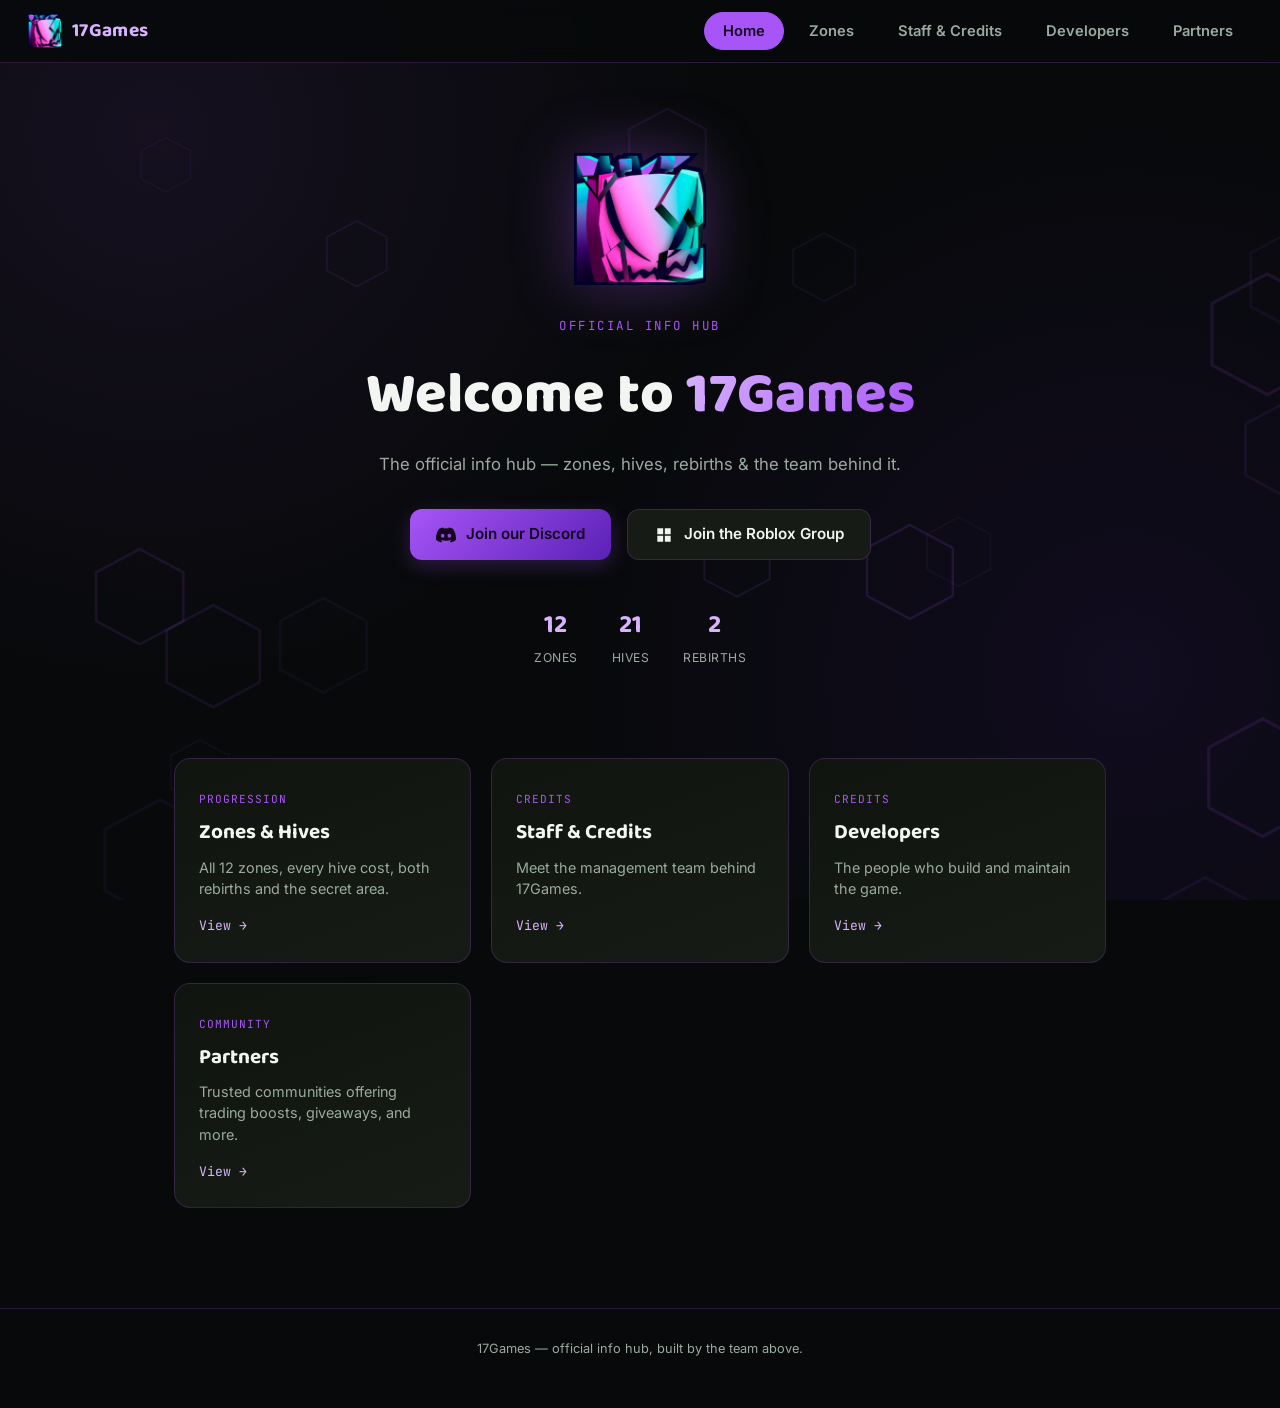
<file: index.html>
<!DOCTYPE html>
<html lang="en">
<head>
<meta charset="UTF-8">
<meta name="viewport" content="width=device-width, initial-scale=1.0">
<title>17Games</title>
<link rel="icon" href="https://files.catbox.moe/87occw.webp">
<link rel="stylesheet" href="style.css">
</head>
<body>
  <div class="hex-field" id="hexField"></div>
  <nav class="nav">
    <div class="nav-logo"><img src="images/logo.png" alt="17Games logo"><span data-site-name>17Games</span></div>
    <div class="nav-links">
      <button data-view="viewHome" class="active">Home</button>
      <button data-view="viewZones">Zones</button>
      <button data-view="viewStaff">Staff &amp; Credits</button>
      <button data-view="viewDevs">Developers</button>
      <button data-view="viewPartners">Partners</button>
    </div>
  </nav>
  <!-- ===================== HOME ===================== -->
  <section id="viewHome" class="view active">
    <div class="home-hero">
      <img src="images/logo.png" alt="17Games" class="home-logo">
      <span class="eyebrow">Official Info Hub</span>
      <h1>Welcome to <span>17Games</span></h1>
      <p class="desc" data-tagline>The official info hub — zones, hives, rebirths & the team behind it.</p>
      <div class="cta-row" id="ctaRow"></div>
      <div class="home-stats" id="homeStats"></div>
    </div>
    <div class="section-cards" id="sectionCards"></div>
  </section>
  <!-- ===================== ZONES ===================== -->
  <section id="viewZones" class="view">
    <div class="page-head">
      <span class="eyebrow">12 Zones &middot; 2 Rebirths &middot; 1 Secret</span>
      <h2>Every zone, every hive, one map.</h2>
      <p>Scroll through the full progression path below.</p>
    </div>
    <div class="path-wrap" id="zonePath"></div>
  </section>
  <!-- ===================== STAFF / CREDITS ===================== -->
  <section id="viewStaff" class="view">
    <div class="page-head">
      <span class="eyebrow">Credits</span>
      <h2>Management Team</h2>
      <p>The people running 17Games.</p>
    </div>
    <div class="grid" id="staffGrid"></div>
  </section>
  <!-- ===================== DEVELOPERS ===================== -->
  <section id="viewDevs" class="view">
    <div class="page-head">
      <span class="eyebrow">Credits</span>
      <h2>Developers</h2>
      <p>The people building 17Games.</p>
    </div>
    <div class="grid" id="devGrid"></div>
  </section>
  <!-- ===================== PARTNERS ===================== -->
  <section id="viewPartners" class="view">
    <div class="page-head">
      <span class="eyebrow">Partners</span>
      <h2>Our Partners</h2>
      <p>Trusted communities offering trading boosts, giveaways, and more.</p>
    </div>
    <div class="grid partners-grid" id="partnersGrid"></div>
  </section>
  <footer class="site-footer">
    <span data-site-name>17Games</span> — official info hub, built by the team above.
  </footer>
  <script src="config.js"></script>
  <script src="data.js"></script>
  <script src="script.js"></script>
</body>
</html>
</file>
<file: style.css>
@import url('https://fonts.googleapis.com/css2?family=Baloo+2:wght@500;600;700;800&family=Inter:wght@400;500;600;700&family=JetBrains+Mono:wght@500;600&display=swap');

:root{
  --bg: #07090A;
  --bg-alt: #0C0F0D;
  --surface: #10140F;
  --surface-2: #161C15;
  --purple: #A855F7;
  --purple-bright: #D8B4FE;
  --purple-deep: #5B21B6;
  --text: #F2F5F2;
  --text-dim: #9AAA9E;
  --line: rgba(168,85,247,0.22);
  --radius: 16px;
  --ease: cubic-bezier(0.4, 0, 0.2, 1);
  --font-display: 'Baloo 2', system-ui, sans-serif;
  --font-body: 'Inter', system-ui, sans-serif;
  --font-mono: 'JetBrains Mono', monospace;
}

*{ box-sizing: border-box; }
html{ scroll-behavior: smooth; }

@media (prefers-reduced-motion: reduce){
  html{ scroll-behavior: auto; }
  *{ animation-duration: .01ms !important; animation-iteration-count: 1 !important; transition-duration: .01ms !important; }
}

body{
  margin:0;
  background: var(--bg);
  color: var(--text);
  font-family: var(--font-body);
  line-height: 1.5;
  overflow-x: hidden;
  position: relative;
}

body::before{
  content:"";
  position: fixed; inset:0;
  z-index:-2;
  background:
    radial-gradient(circle at 12% 15%, rgba(168,85,247,0.09), transparent 42%),
    radial-gradient(circle at 88% 75%, rgba(91,33,182,0.12), transparent 45%),
    var(--bg);
}

/* ---------------- floating hive background ---------------- */
.hex-field{
  position: fixed; inset:0;
  z-index:-1;
  overflow:hidden;
  pointer-events:none;
}
.hex-field svg{
  position:absolute;
  opacity: var(--o, .12);
  animation: floatHex var(--dur, 14s) ease-in-out var(--delay, 0s) infinite;
  will-change: transform;
}
@keyframes floatHex{
  0%   { transform: translateY(0px) rotate(0deg); }
  50%  { transform: translateY(-26px) rotate(10deg); }
  100% { transform: translateY(0px) rotate(0deg); }
}

a{ color: inherit; text-decoration: none; }
h1,h2,h3,h4{ font-family: var(--font-display); margin:0; }
p{ margin:0; }
ul{ margin:0; padding:0; list-style:none; }
button{ font-family: inherit; }

/* ---------------- NAV ---------------- */
.nav{
  position: sticky; top:0; z-index: 100;
  display:flex; align-items:center; justify-content:space-between;
  padding: 12px 28px;
  background: rgba(7,9,10,0.82);
  backdrop-filter: blur(10px);
  border-bottom: 1px solid var(--line);
}
.nav-logo{
  display:flex; align-items:center; gap:10px;
  font-family: var(--font-display); font-weight:700; font-size: 1.2rem;
  color: var(--purple-bright);
  letter-spacing: .3px;
}
.nav-logo img{
  height: 34px; width: auto; display:block;
}
.nav-links{
  display:flex; gap: 6px;
}
.nav-links button{
  font-family: var(--font-body);
  font-weight: 600; font-size: .92rem;
  color: var(--text-dim);
  background: transparent; border: 1px solid transparent;
  padding: 9px 18px;
  border-radius: 999px;
  cursor:pointer;
  transition: color .35s var(--ease), background .35s var(--ease), border-color .35s var(--ease), transform .35s var(--ease);
}
.nav-links button:hover{ color: var(--text); background: rgba(168,85,247,0.09); transform: translateY(-1px); }
.nav-links button.active{
  color: #140420;
  background: var(--purple);
  border-color: var(--purple);
}

/* ---------------- HOME ---------------- */
.home-hero{
  max-width: 760px;
  margin: 0 auto;
  padding: 90px 24px 30px;
  text-align:center;
}
.home-logo{
  width: 132px; height: auto;
  margin: 0 auto 26px;
  opacity:0; transform: scale(.85);
  animation: logoIn .8s var(--ease) forwards;
  filter: drop-shadow(0 0 30px rgba(168,85,247,0.35));
}
@keyframes logoIn{ to{ opacity:1; transform: scale(1); } }

.home-hero .eyebrow{
  font-family: var(--font-mono); color: var(--purple); font-size: .78rem;
  letter-spacing: 2.5px; text-transform: uppercase;
  display:block; margin-bottom: 16px;
  opacity:0; animation: fadeUp .7s var(--ease) .1s forwards;
}
.home-hero h1{
  font-size: clamp(2.2rem, 5.5vw, 3.6rem);
  font-weight: 800; color: var(--text);
  opacity:0; animation: fadeUp .8s var(--ease) .18s forwards;
}
.home-hero h1 span{
  background: linear-gradient(120deg, var(--purple-bright), var(--purple));
  -webkit-background-clip: text; background-clip:text; color:transparent;
}
.home-hero p.desc{
  margin-top: 14px; color: var(--text-dim); font-size: 1.05rem;
  opacity:0; animation: fadeUp .8s var(--ease) .28s forwards;
}
@keyframes fadeUp{ from{opacity:0; transform: translateY(16px);} to{opacity:1; transform:translateY(0);} }

.cta-row{
  display:flex; gap: 16px; justify-content:center; flex-wrap:wrap;
  margin-top: 32px;
  opacity:0; animation: fadeUp .8s var(--ease) .38s forwards;
}
.cta{
  display:flex; align-items:center; gap:10px;
  padding: 13px 26px;
  border-radius: 12px;
  font-weight: 600; font-size: .95rem;
  transition: transform .35s var(--ease), box-shadow .35s var(--ease), background .35s var(--ease);
}
.cta svg{ width:20px; height:20px; flex-shrink:0; }
.cta.primary{
  background: linear-gradient(135deg, var(--purple), var(--purple-deep));
  color: #140420;
  box-shadow: 0 6px 20px rgba(168,85,247,0.24);
}
.cta.primary:hover{ transform: translateY(-3px); box-shadow: 0 10px 28px rgba(168,85,247,0.36); }
.cta.secondary{
  background: var(--surface-2);
  color: var(--text);
  border: 1px solid var(--line);
}
.cta.secondary:hover{ transform: translateY(-3px); border-color: var(--purple); background: var(--surface); }

.home-stats{
  margin-top: 46px;
  display:flex; gap: 34px; justify-content:center; flex-wrap: wrap;
}
.home-stats div{ text-align:center; }
.home-stats strong{ display:block; font-family: var(--font-display); font-size: 1.6rem; color: var(--purple-bright); }
.home-stats span{ font-size: .76rem; color: var(--text-dim); letter-spacing: .5px; text-transform: uppercase; }

.section-cards{
  max-width: 980px; margin: 60px auto 0; padding: 0 24px 100px;
  display:grid; grid-template-columns: repeat(auto-fit, minmax(240px,1fr));
  gap: 20px;
}
.section-card{
  background: linear-gradient(160deg, var(--surface), var(--surface-2));
  border: 1px solid var(--line);
  border-radius: var(--radius);
  padding: 26px 24px;
  text-align:left;
  cursor:pointer;
  transition: transform .4s var(--ease), border-color .4s var(--ease), box-shadow .4s var(--ease);
}
.section-card:hover{
  transform: translateY(-6px);
  border-color: var(--purple);
  box-shadow: 0 14px 34px rgba(0,0,0,0.35), 0 0 0 1px rgba(51,209,122,0.15);
}
.section-card .tag-eyebrow{
  font-family: var(--font-mono); font-size: .7rem; color: var(--purple);
  text-transform: uppercase; letter-spacing: 1px;
}
.section-card h3{ margin-top: 8px; font-size: 1.3rem; color: var(--text); }
.section-card p{ margin-top: 8px; color: var(--text-dim); font-size: .9rem; }
.section-card .arrow{
  margin-top: 16px; font-family: var(--font-mono); font-size: .82rem; color: var(--purple-bright);
  display:flex; align-items:center; gap: 6px;
  transition: gap .35s var(--ease);
}
.section-card:hover .arrow{ gap: 12px; }

/* ---------------- VIEWS ---------------- */
.view{ display:none; }
.view.active{ display:block; animation: viewIn .5s var(--ease); }
@keyframes viewIn{ from{ opacity:0; transform: translateY(12px);} to{opacity:1; transform:translateY(0);} }

/* ---------------- page head (zones/staff/devs) ---------------- */
.page-head{
  max-width: 720px; margin: 0 auto; padding: 64px 24px 10px; text-align:center;
}
.page-head .eyebrow{
  font-family: var(--font-mono); color: var(--purple); font-size: .78rem;
  letter-spacing: 2.5px; text-transform: uppercase;
}
.page-head h2{ font-size: clamp(2rem, 4.5vw, 2.8rem); margin-top: 10px; }
.page-head p{ color: var(--text-dim); margin-top: 12px; }
.page-head .home-stats{ margin-top: 30px; }

/* ---------------- ZONE PATH ---------------- */
.path-wrap{
  max-width: 980px;
  margin: 0 auto;
  padding: 20px 24px 120px;
  position: relative;
}
.path-wrap::before{
  content:"";
  position:absolute;
  left: 50%; top: 0; bottom: 0;
  width: 3px;
  transform: translateX(-50%);
  background: linear-gradient(var(--bg), var(--purple) 6%, var(--purple-deep) 50%, var(--purple) 94%, var(--bg));
  opacity: .35;
}
@media (max-width: 760px){ .path-wrap::before{ left: 26px; } }

.zone-node{
  position:relative;
  display:flex;
  align-items:flex-start;
  gap: 28px;
  margin: 0 0 46px;
  opacity: 0;
  transform: translateY(28px);
  transition: opacity .6s var(--ease), transform .6s var(--ease);
}
.zone-node.visible{ opacity:1; transform: translateY(0); }
.zone-node.side-right{ flex-direction: row-reverse; }
.zone-node.side-right .zone-card{ text-align: right; }
.zone-node.side-right .hive-list li{ flex-direction: row-reverse; }
.zone-node.side-right .feature-list{ justify-content:flex-end; }
.zone-node.side-right .tag-row{ justify-content: flex-end; }

@media (max-width: 760px){
  .zone-node, .zone-node.side-right{ flex-direction: row; margin-left: 0; }
  .zone-node.side-right .zone-card{ text-align:left; }
  .zone-node.side-right .hive-list li{ flex-direction: row; }
  .zone-node.side-right .feature-list{ justify-content:flex-start; }
  .zone-node.side-right .tag-row{ justify-content:flex-start; }
}

.zone-marker{
  flex-shrink:0;
  width: 64px; height: 64px;
  clip-path: polygon(50% 0%, 100% 25%, 100% 75%, 50% 100%, 0% 75%, 0% 25%);
  display:flex; align-items:center; justify-content:center;
  font-family: var(--font-display); font-weight:700; font-size: 1.1rem;
  color: #140420;
  position: relative;
  z-index: 2;
  box-shadow: 0 0 0 4px var(--bg), 0 0 22px 2px var(--zone-glow, rgba(51,209,122,.4));
  transition: transform .4s var(--ease);
}
.zone-node:hover .zone-marker{ transform: scale(1.08) rotate(6deg); }
@media (max-width: 760px){ .zone-marker{ width: 52px; height:52px; font-size: .95rem; } }

.zone-card{
  flex:1;
  background: linear-gradient(160deg, var(--surface), var(--surface-2));
  border: 1px solid var(--line);
  border-radius: var(--radius);
  padding: 22px 26px;
  position:relative;
  overflow:hidden;
  transition: transform .4s var(--ease), box-shadow .4s var(--ease), border-color .4s var(--ease);
}
.zone-card:hover{
  transform: translateY(-4px);
  border-color: var(--zone-accent, var(--purple));
  box-shadow: 0 16px 32px rgba(0,0,0,0.35);
}
.zone-card::before{
  content:"";
  position:absolute; top:0; left:0; right:0; height: 3px;
  background: var(--zone-accent, var(--purple));
}
.zone-card h3{
  font-size: 1.4rem;
  color: var(--text);
  display:flex; align-items:center; gap:10px;
}
.zone-node.side-right .zone-card h3{ justify-content:flex-end; }
.zone-blurb{ color: var(--text-dim); font-size: .92rem; margin-top: 6px; }

.tag-row{ display:flex; gap:8px; margin-top:12px; flex-wrap:wrap; }
.tag{
  font-family: var(--font-mono); font-size: .68rem; letter-spacing: .5px;
  padding: 4px 10px; border-radius: 999px; text-transform: uppercase;
}
.tag.rebirth{ background: rgba(255,215,0,0.14); color: #FFD700; border: 1px solid rgba(255,215,0,0.4); animation: pulseGlow 2.4s ease-in-out infinite; }
.tag.secret{ background: rgba(168,85,247,0.16); color: var(--purple-bright); border: 1px dashed rgba(216,180,254,0.5); }
.tag.final{ background: rgba(216,180,254,0.14); color: var(--purple-bright); border: 1px solid rgba(216,180,254,0.4); }
@keyframes pulseGlow{
  0%,100%{ box-shadow: 0 0 0px rgba(255,215,0,0); }
  50%{ box-shadow: 0 0 14px rgba(255,215,0,0.45); }
}

.feature-list{ display:flex; flex-wrap:wrap; gap:8px; margin-top: 14px; }
.feature-pill{
  font-size: .78rem; color: var(--text-dim);
  background: rgba(255,255,255,0.03);
  border: 1px solid rgba(255,255,255,0.07);
  padding: 5px 12px; border-radius: 999px;
  transition: border-color .3s var(--ease), color .3s var(--ease);
}
.feature-pill:hover{ border-color: var(--purple); color: var(--text); }
.feature-pill.has-popup, .tag.has-popup{
  cursor: pointer;
  text-decoration: underline dotted rgba(216,180,254,0.55);
  text-underline-offset: 3px;
}
.feature-pill.has-popup:hover{ background: rgba(168,85,247,0.10); }
.tag.has-popup:hover{ filter: brightness(1.15); }

/* ---------------- hover popup image ---------------- */
.hover-popup{
  position: fixed;
  z-index: 999;
  transform: translate(-50%, -100%) scale(.94);
  opacity: 0;
  pointer-events: none;
  transition: opacity .22s var(--ease), transform .22s var(--ease);
}
.hover-popup.visible{
  opacity: 1;
  transform: translate(-50%, -112%) scale(1);
}
.hover-popup img{
  display:block;
  max-width: min(340px, 82vw);
  max-height: 260px;
  width: auto; height: auto;
  border-radius: 12px;
  border: 1px solid rgba(216,180,254,0.4);
  box-shadow: 0 16px 40px rgba(0,0,0,0.55), 0 0 0 1px rgba(168,85,247,0.15);
  background: var(--surface);
}

.hive-list{ margin-top: 16px; display:flex; flex-direction:column; gap:8px; }
.hive-list li{
  display:flex; align-items:center; justify-content:space-between; gap: 10px;
  background: rgba(0,0,0,0.22);
  border: 1px solid rgba(255,255,255,0.05);
  border-radius: 10px;
  padding: 9px 14px;
  transition: border-color .3s var(--ease), transform .3s var(--ease);
}
.hive-list li:hover{ border-color: var(--purple); transform: translateX(2px); }
.zone-node.side-right .hive-list li:hover{ transform: translateX(-2px); }
.hive-name{ font-size: .92rem; color: var(--text); font-weight:600; }
.hive-cost{ font-family: var(--font-mono); font-size: .85rem; color: var(--purple-bright); white-space:nowrap; }

.zone-shot{
  margin-top: 16px;
  border-radius: 10px;
  overflow:hidden;
  border: 1px dashed rgba(255,255,255,0.12);
  aspect-ratio: 16/8;
  display:flex; align-items:center; justify-content:center;
  background: rgba(0,0,0,0.25);
  color: var(--text-dim);
  font-size: .78rem;
  font-family: var(--font-mono);
}
.zone-shot img{ width:100%; height:100%; object-fit: cover; display:block; }

/* ---------------- CREDITS / DEV GRIDS ---------------- */
.grid{
  max-width: 1080px; margin: 0 auto;
  padding: 44px 24px 110px;
  display:grid;
  grid-template-columns: repeat(auto-fit, minmax(230px, 1fr));
  gap: 22px;
}

.person-card{
  background: linear-gradient(160deg, var(--surface), var(--surface-2));
  border: 1px solid var(--line);
  border-radius: var(--radius);
  padding: 26px 20px;
  text-align:center;
  opacity:0; transform: translateY(20px) scale(.97);
  transition: opacity .55s var(--ease), transform .4s var(--ease), border-color .4s var(--ease), box-shadow .4s var(--ease);
}
.person-card.visible{ opacity:1; transform: translateY(0) scale(1); }
.person-card:hover{
  border-color: var(--card-tier, var(--purple));
  transform: translateY(-6px) scale(1.015);
  box-shadow: 0 16px 32px rgba(0,0,0,0.4);
}

.avatar-circle{
  width: 88px; height: 88px;
  margin: 0 auto 16px;
  border-radius: 50%;
  background: linear-gradient(150deg, var(--surface-2), var(--bg));
  display:flex; align-items:center; justify-content:center;
  box-shadow: 0 0 0 3px var(--bg), 0 0 0 5px var(--card-tier, var(--purple));
  overflow:hidden;
  position: relative;
  transition: box-shadow .4s var(--ease), transform .4s var(--ease);
}
.person-card:hover .avatar-circle{ transform: scale(1.06); box-shadow: 0 0 0 3px var(--bg), 0 0 0 5px var(--card-tier, var(--purple)), 0 0 22px var(--card-tier, var(--purple)); }
.avatar-circle img{ width:100%; height:100%; object-fit:cover; }
.avatar-circle .initials{
  font-family: var(--font-display); font-weight:700; font-size: 1.4rem; color: var(--card-tier, var(--purple-bright));
}

.person-card h4{ font-size: 1.08rem; color: var(--text); }
.person-card .role{
  margin-top: 5px;
  font-family: var(--font-mono); font-size: .74rem;
  color: var(--card-tier, var(--purple));
  text-transform: uppercase; letter-spacing: .6px;
}
.person-card .sub{
  margin-top: 8px;
  font-size: .78rem;
  color: var(--text-dim);
  font-style: italic;
}

/* ---------------- PARTNERS ---------------- */
.partners-grid{ grid-template-columns: 1fr; max-width: 820px; }

.partner-card{
  position: relative;
  background: linear-gradient(160deg, var(--surface), var(--surface-2));
  border: 1px solid var(--line);
  border-radius: var(--radius);
  padding: 26px 28px;
  opacity: 0;
  transform: translateY(20px);
  transition: opacity .55s var(--ease), transform .4s var(--ease), border-color .4s var(--ease), box-shadow .4s var(--ease);
}
.partner-card.visible{ opacity: 1; transform: translateY(0); }
.partner-card:hover{
  border-color: var(--purple);
  box-shadow: 0 16px 32px rgba(0,0,0,0.35);
  transform: translateY(-4px);
}

.partner-badge{
  position: absolute; top: 22px; right: 24px;
  display: flex; align-items: center; gap: 6px;
  background: linear-gradient(135deg, var(--purple), var(--purple-deep));
  color: #140420; font-weight: 700; font-size: .8rem;
  padding: 8px 16px; border-radius: 999px;
}

.partner-top{ display: flex; align-items: center; gap: 16px; padding-right: 130px; }
.partner-logo{
  width: 56px; height: 56px; border-radius: 14px; flex-shrink: 0;
  overflow: hidden; display: flex; align-items: center; justify-content: center;
  background: linear-gradient(150deg, var(--surface-2), var(--bg));
  box-shadow: 0 0 0 1px var(--line);
}
.partner-logo img{ width: 100%; height: 100%; object-fit: cover; }
.partner-initials{ font-family: var(--font-display); font-weight: 700; color: var(--purple-bright); font-size: 1.1rem; }

.partner-top h4{ font-size: 1.15rem; color: var(--text); }
.partner-visit{ display: inline-flex; align-items: center; gap: 4px; color: var(--purple-bright); font-size: .88rem; margin-top: 2px; }
.partner-visit:hover{ text-decoration: underline; }

.partner-desc{ color: var(--text-dim); margin-top: 16px; font-size: .92rem; }
.partner-tags{ margin-top: 14px; }
.partner-pill{ display: flex; align-items: center; gap: 6px; }
.partner-pill svg{ color: var(--purple); }

@media (max-width: 520px){
  .partner-badge{ position: static; margin-bottom: 14px; display: inline-flex; }
  .partner-top{ padding-right: 0; }
}

/* footer */
.site-footer{
  text-align:center;
  padding: 30px 24px 50px;
  color: var(--text-dim);
  font-size: .8rem;
  border-top: 1px solid var(--line);
}
.site-footer strong{ color: var(--purple-bright); }
</file>
